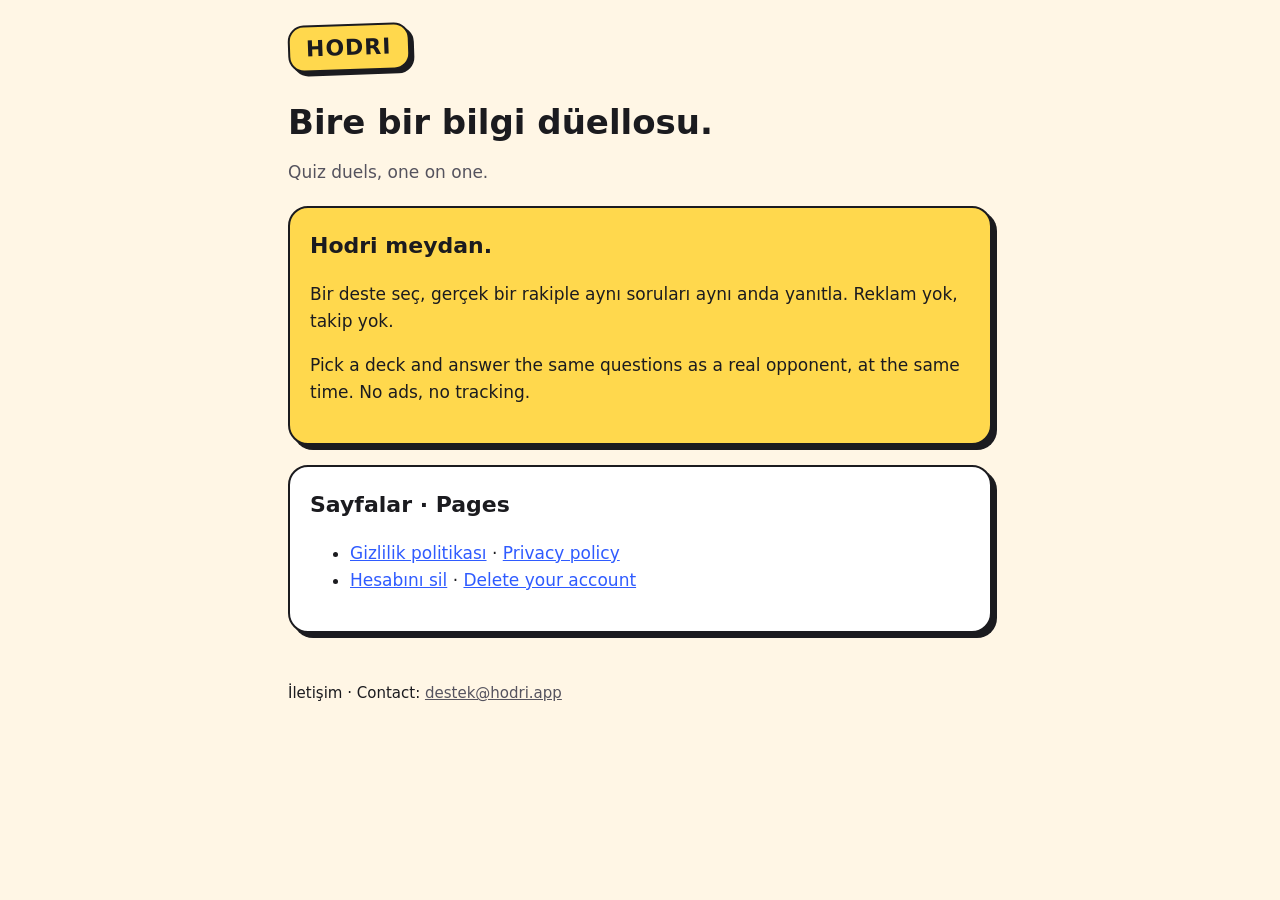
<file: index.html>
<!doctype html>
<html lang="tr">
<head>
<meta charset="utf-8">
<meta name="viewport" content="width=device-width, initial-scale=1">
<title>Hodri</title>
<meta name="description" content="Hodri: bire bir bilgi düellosu. Quiz duels, one on one.">
<link rel="stylesheet" href="/styles.css">
</head>
<body>
<main>
  <header class="top">
    <a class="mark" href="/">HODRI</a>
  </header>

  <h1>Bire bir bilgi düellosu.</h1>
  <p class="muted" lang="en">Quiz duels, one on one.</p>

  <div class="card accent">
    <h2>Hodri meydan.</h2>
    <p>Bir deste seç, gerçek bir rakiple aynı soruları aynı anda yanıtla. Reklam yok, takip yok.</p>
    <p lang="en">Pick a deck and answer the same questions as a real opponent, at the same time. No ads, no tracking.</p>
  </div>

  <div class="card">
    <h2>Sayfalar · Pages</h2>
    <ul>
      <li><a href="/privacy/">Gizlilik politikası</a> · <a href="/privacy/#en" lang="en">Privacy policy</a></li>
      <li><a href="/delete-account/">Hesabını sil</a> · <a href="/delete-account/#en" lang="en">Delete your account</a></li>
    </ul>
  </div>

  <footer>
    <p>İletişim · Contact: <a href="mailto:destek@hodri.app">destek@hodri.app</a></p>
  </footer>
</main>
</body>
</html>
</file>
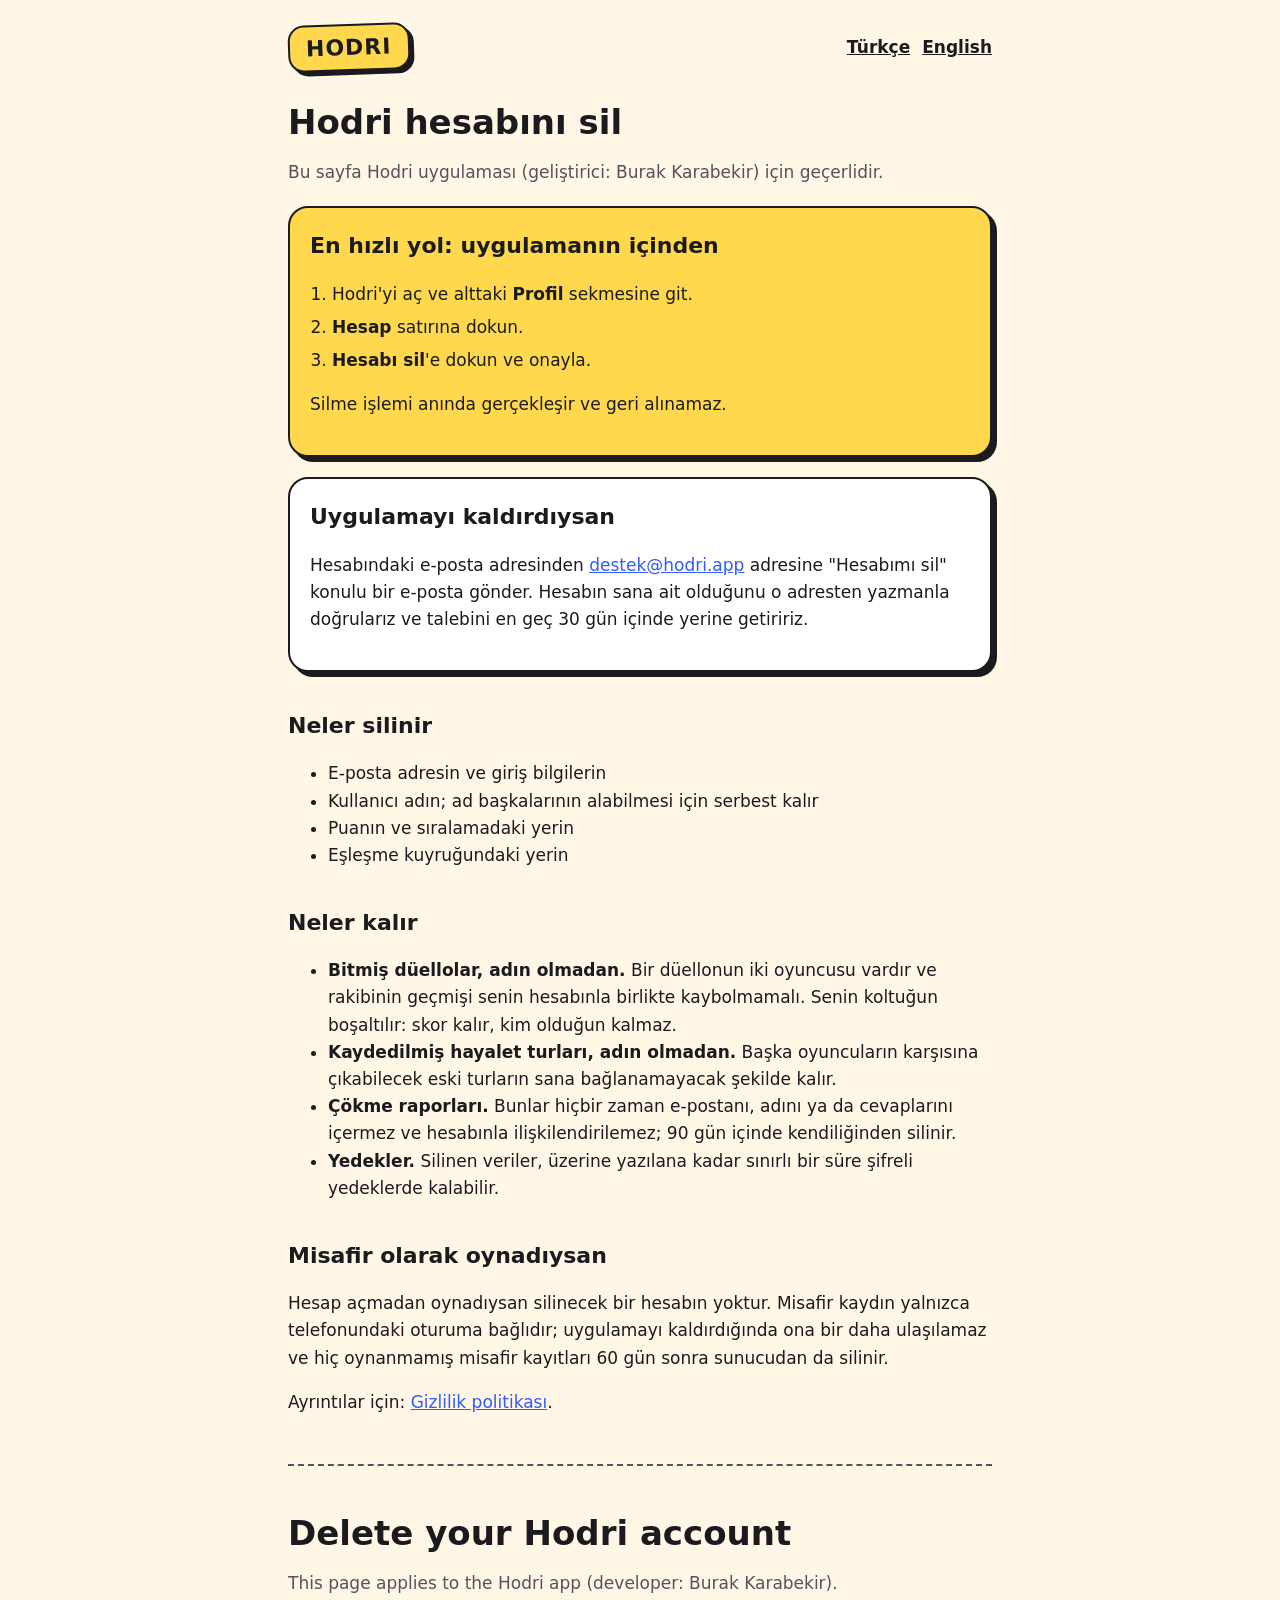
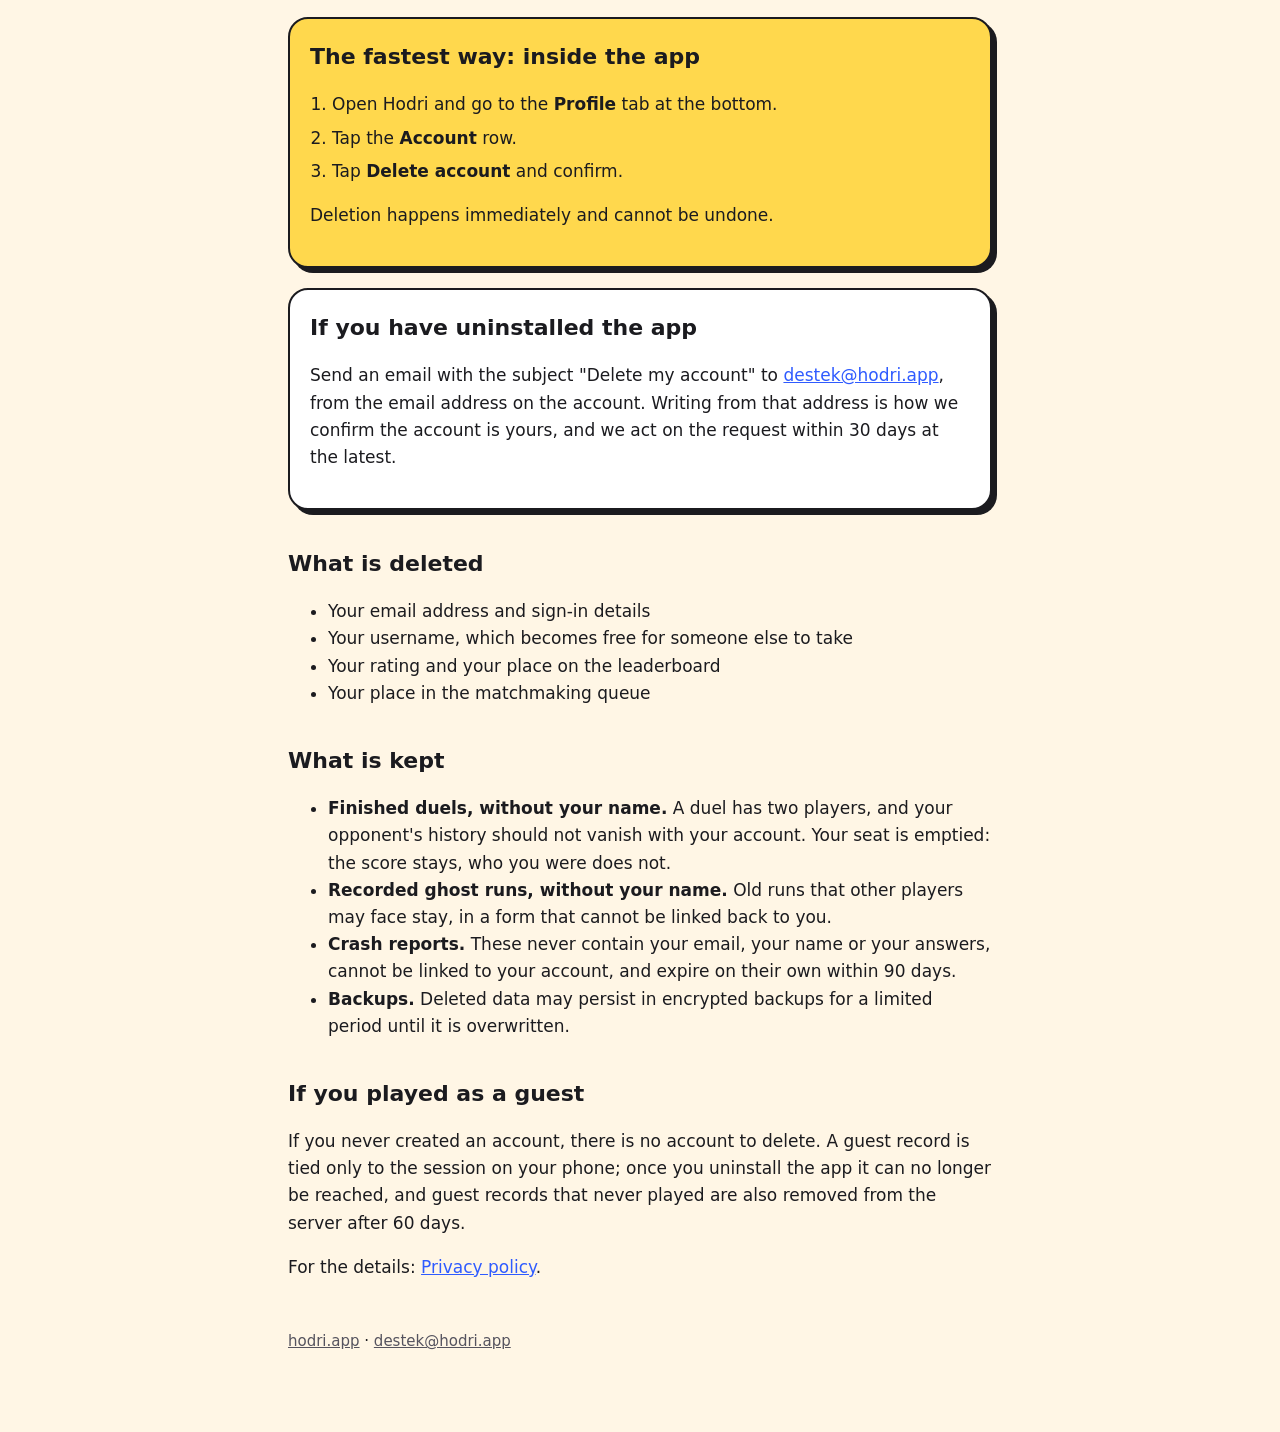
<file: delete-account/index.html>
<!doctype html>
<html lang="tr">
<head>
<meta charset="utf-8">
<meta name="viewport" content="width=device-width, initial-scale=1">
<title>Hesabını sil · Hodri</title>
<meta name="description" content="Hodri hesabını ve verilerini nasıl silersin. How to delete your Hodri account and data.">
<link rel="stylesheet" href="/styles.css">
</head>
<body>
<main>
  <header class="top">
    <a class="mark" href="/">HODRI</a>
    <nav class="lang"><a href="#tr">Türkçe</a><a href="#en" lang="en">English</a></nav>
  </header>

  <section id="tr">
    <h1>Hodri hesabını sil</h1>
    <p class="muted">Bu sayfa Hodri uygulaması (geliştirici: Burak Karabekir) için geçerlidir.</p>

    <div class="card accent">
      <h2>En hızlı yol: uygulamanın içinden</h2>
      <ol class="steps">
        <li>Hodri'yi aç ve alttaki <strong>Profil</strong> sekmesine git.</li>
        <li><strong>Hesap</strong> satırına dokun.</li>
        <li><strong>Hesabı sil</strong>'e dokun ve onayla.</li>
      </ol>
      <p>Silme işlemi anında gerçekleşir ve geri alınamaz.</p>
    </div>

    <div class="card">
      <h2>Uygulamayı kaldırdıysan</h2>
      <p>Hesabındaki e-posta adresinden <a href="mailto:destek@hodri.app?subject=Hesab%C4%B1m%C4%B1%20sil">destek@hodri.app</a> adresine "Hesabımı sil" konulu bir e-posta gönder. Hesabın sana ait olduğunu o adresten yazmanla doğrularız ve talebini en geç 30 gün içinde yerine getiririz.</p>
    </div>

    <h2>Neler silinir</h2>
    <ul>
      <li>E-posta adresin ve giriş bilgilerin</li>
      <li>Kullanıcı adın; ad başkalarının alabilmesi için serbest kalır</li>
      <li>Puanın ve sıralamadaki yerin</li>
      <li>Eşleşme kuyruğundaki yerin</li>
    </ul>

    <h2>Neler kalır</h2>
    <ul>
      <li><strong>Bitmiş düellolar, adın olmadan.</strong> Bir düellonun iki oyuncusu vardır ve rakibinin geçmişi senin hesabınla birlikte kaybolmamalı. Senin koltuğun boşaltılır: skor kalır, kim olduğun kalmaz.</li>
      <li><strong>Kaydedilmiş hayalet turları, adın olmadan.</strong> Başka oyuncuların karşısına çıkabilecek eski turların sana bağlanamayacak şekilde kalır.</li>
      <li><strong>Çökme raporları.</strong> Bunlar hiçbir zaman e-postanı, adını ya da cevaplarını içermez ve hesabınla ilişkilendirilemez; 90 gün içinde kendiliğinden silinir.</li>
      <li><strong>Yedekler.</strong> Silinen veriler, üzerine yazılana kadar sınırlı bir süre şifreli yedeklerde kalabilir.</li>
    </ul>

    <h2>Misafir olarak oynadıysan</h2>
    <p>Hesap açmadan oynadıysan silinecek bir hesabın yoktur. Misafir kaydın yalnızca telefonundaki oturuma bağlıdır; uygulamayı kaldırdığında ona bir daha ulaşılamaz ve hiç oynanmamış misafir kayıtları 60 gün sonra sunucudan da silinir.</p>

    <p>Ayrıntılar için: <a href="/privacy/">Gizlilik politikası</a>.</p>
  </section>

  <hr>

  <section id="en" lang="en">
    <h1>Delete your Hodri account</h1>
    <p class="muted">This page applies to the Hodri app (developer: Burak Karabekir).</p>

    <div class="card accent">
      <h2>The fastest way: inside the app</h2>
      <ol class="steps">
        <li>Open Hodri and go to the <strong>Profile</strong> tab at the bottom.</li>
        <li>Tap the <strong>Account</strong> row.</li>
        <li>Tap <strong>Delete account</strong> and confirm.</li>
      </ol>
      <p>Deletion happens immediately and cannot be undone.</p>
    </div>

    <div class="card">
      <h2>If you have uninstalled the app</h2>
      <p>Send an email with the subject "Delete my account" to <a href="mailto:destek@hodri.app?subject=Delete%20my%20account">destek@hodri.app</a>, from the email address on the account. Writing from that address is how we confirm the account is yours, and we act on the request within 30 days at the latest.</p>
    </div>

    <h2>What is deleted</h2>
    <ul>
      <li>Your email address and sign-in details</li>
      <li>Your username, which becomes free for someone else to take</li>
      <li>Your rating and your place on the leaderboard</li>
      <li>Your place in the matchmaking queue</li>
    </ul>

    <h2>What is kept</h2>
    <ul>
      <li><strong>Finished duels, without your name.</strong> A duel has two players, and your opponent's history should not vanish with your account. Your seat is emptied: the score stays, who you were does not.</li>
      <li><strong>Recorded ghost runs, without your name.</strong> Old runs that other players may face stay, in a form that cannot be linked back to you.</li>
      <li><strong>Crash reports.</strong> These never contain your email, your name or your answers, cannot be linked to your account, and expire on their own within 90 days.</li>
      <li><strong>Backups.</strong> Deleted data may persist in encrypted backups for a limited period until it is overwritten.</li>
    </ul>

    <h2>If you played as a guest</h2>
    <p>If you never created an account, there is no account to delete. A guest record is tied only to the session on your phone; once you uninstall the app it can no longer be reached, and guest records that never played are also removed from the server after 60 days.</p>

    <p>For the details: <a href="/privacy/#en">Privacy policy</a>.</p>
  </section>

  <footer>
    <p><a href="/">hodri.app</a> · <a href="mailto:destek@hodri.app">destek@hodri.app</a></p>
  </footer>
</main>
</body>
</html>
</file>
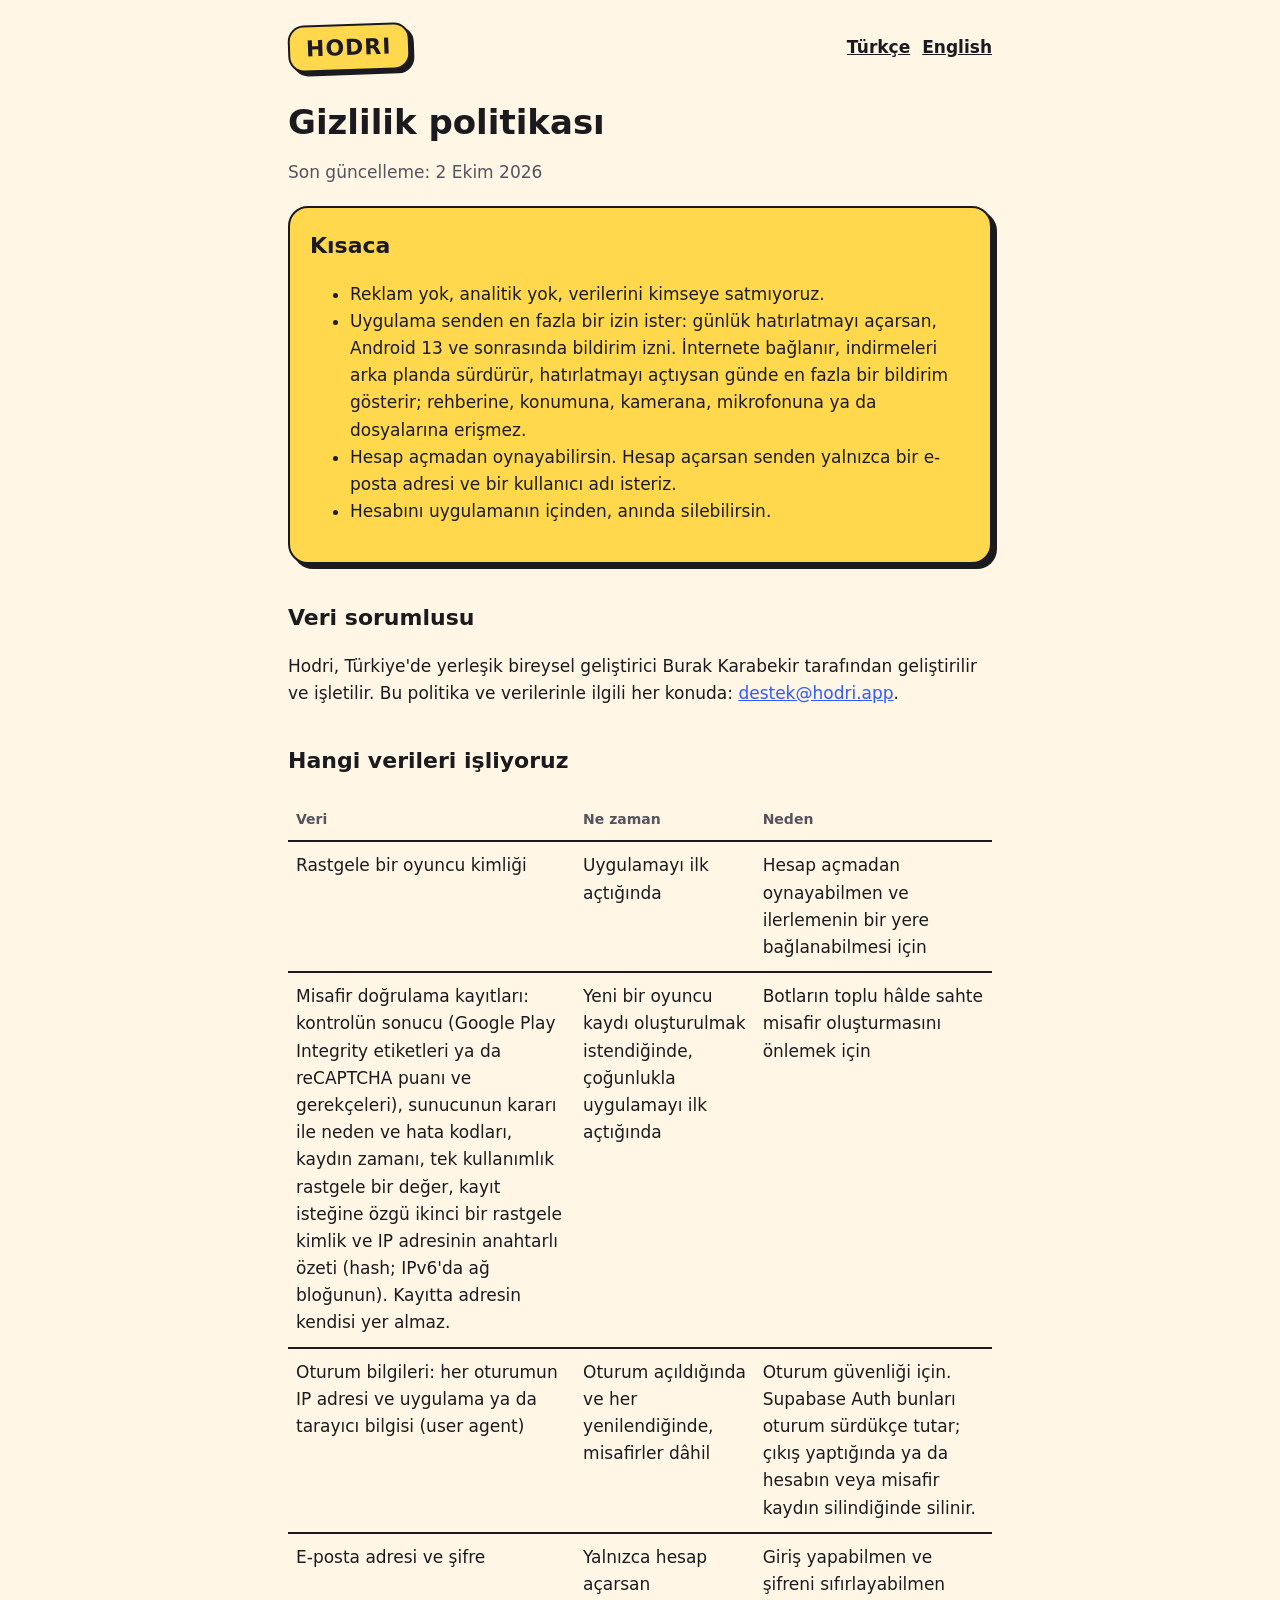
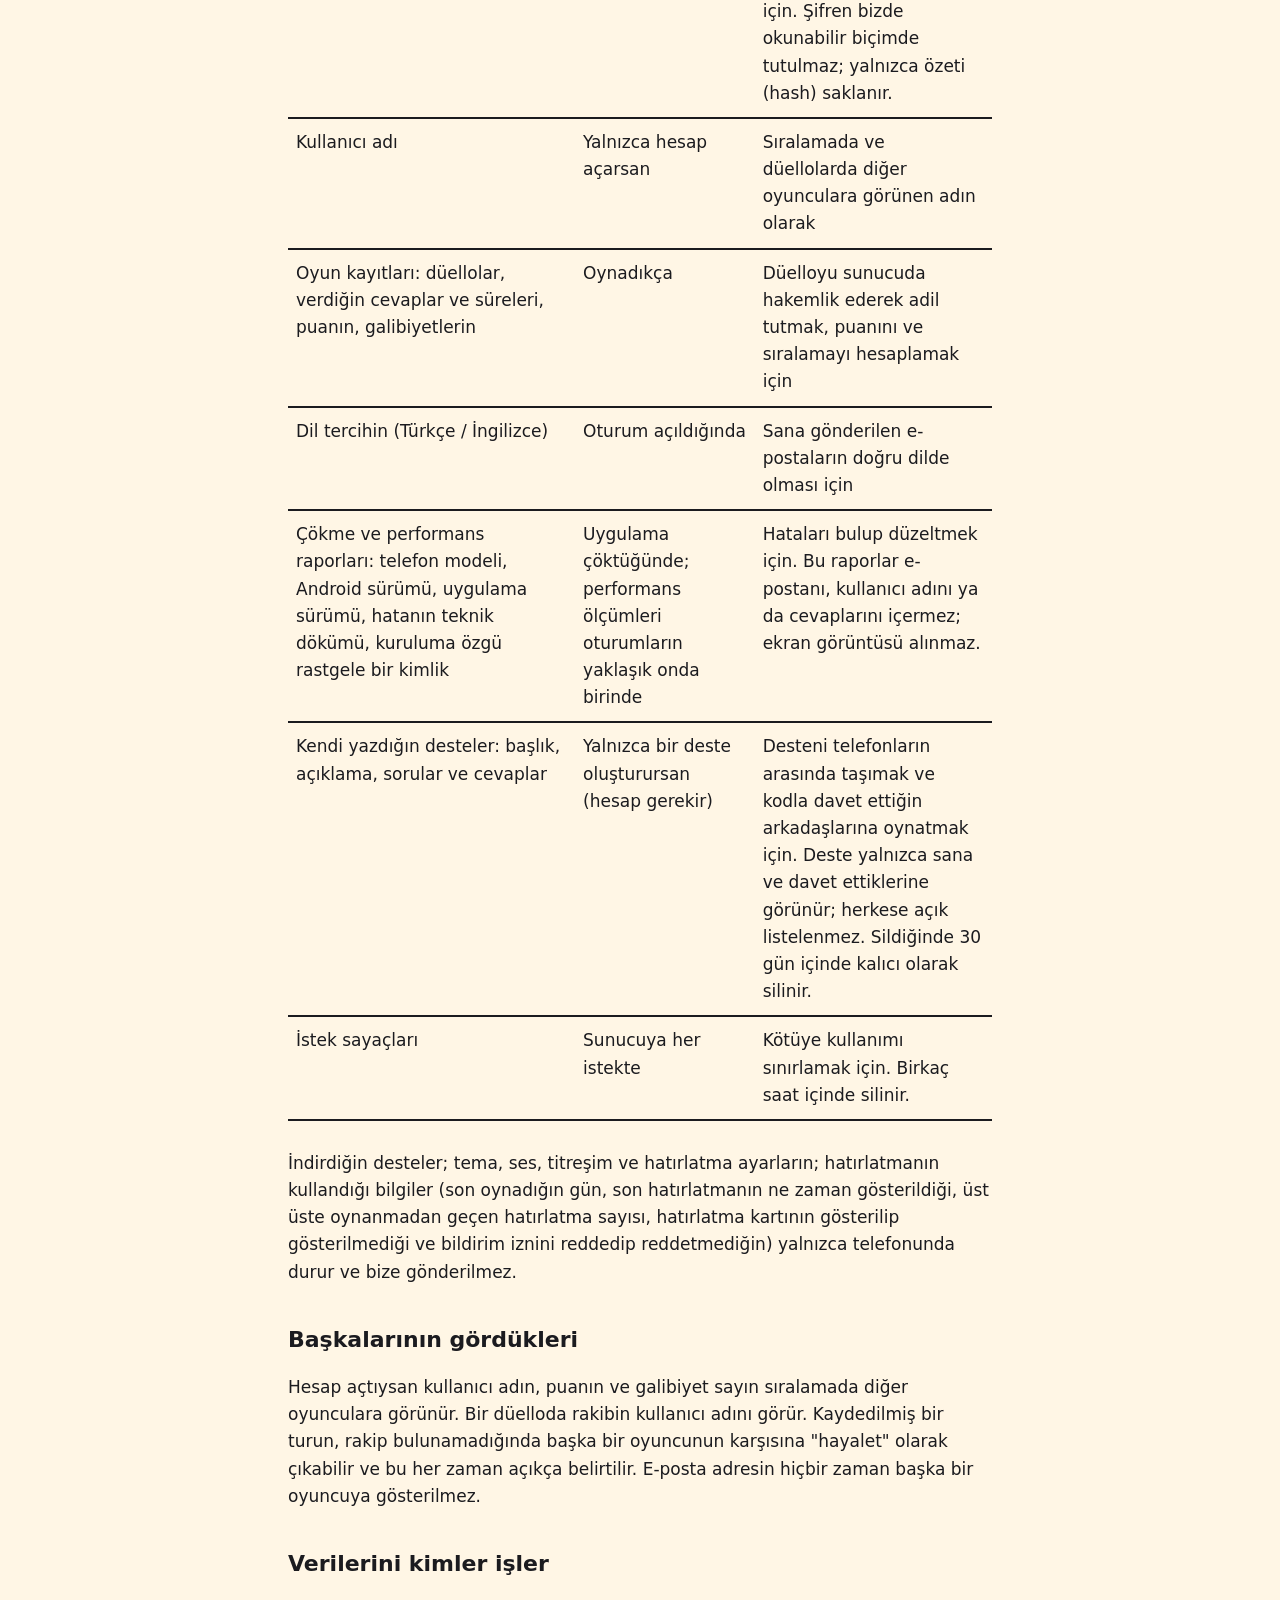
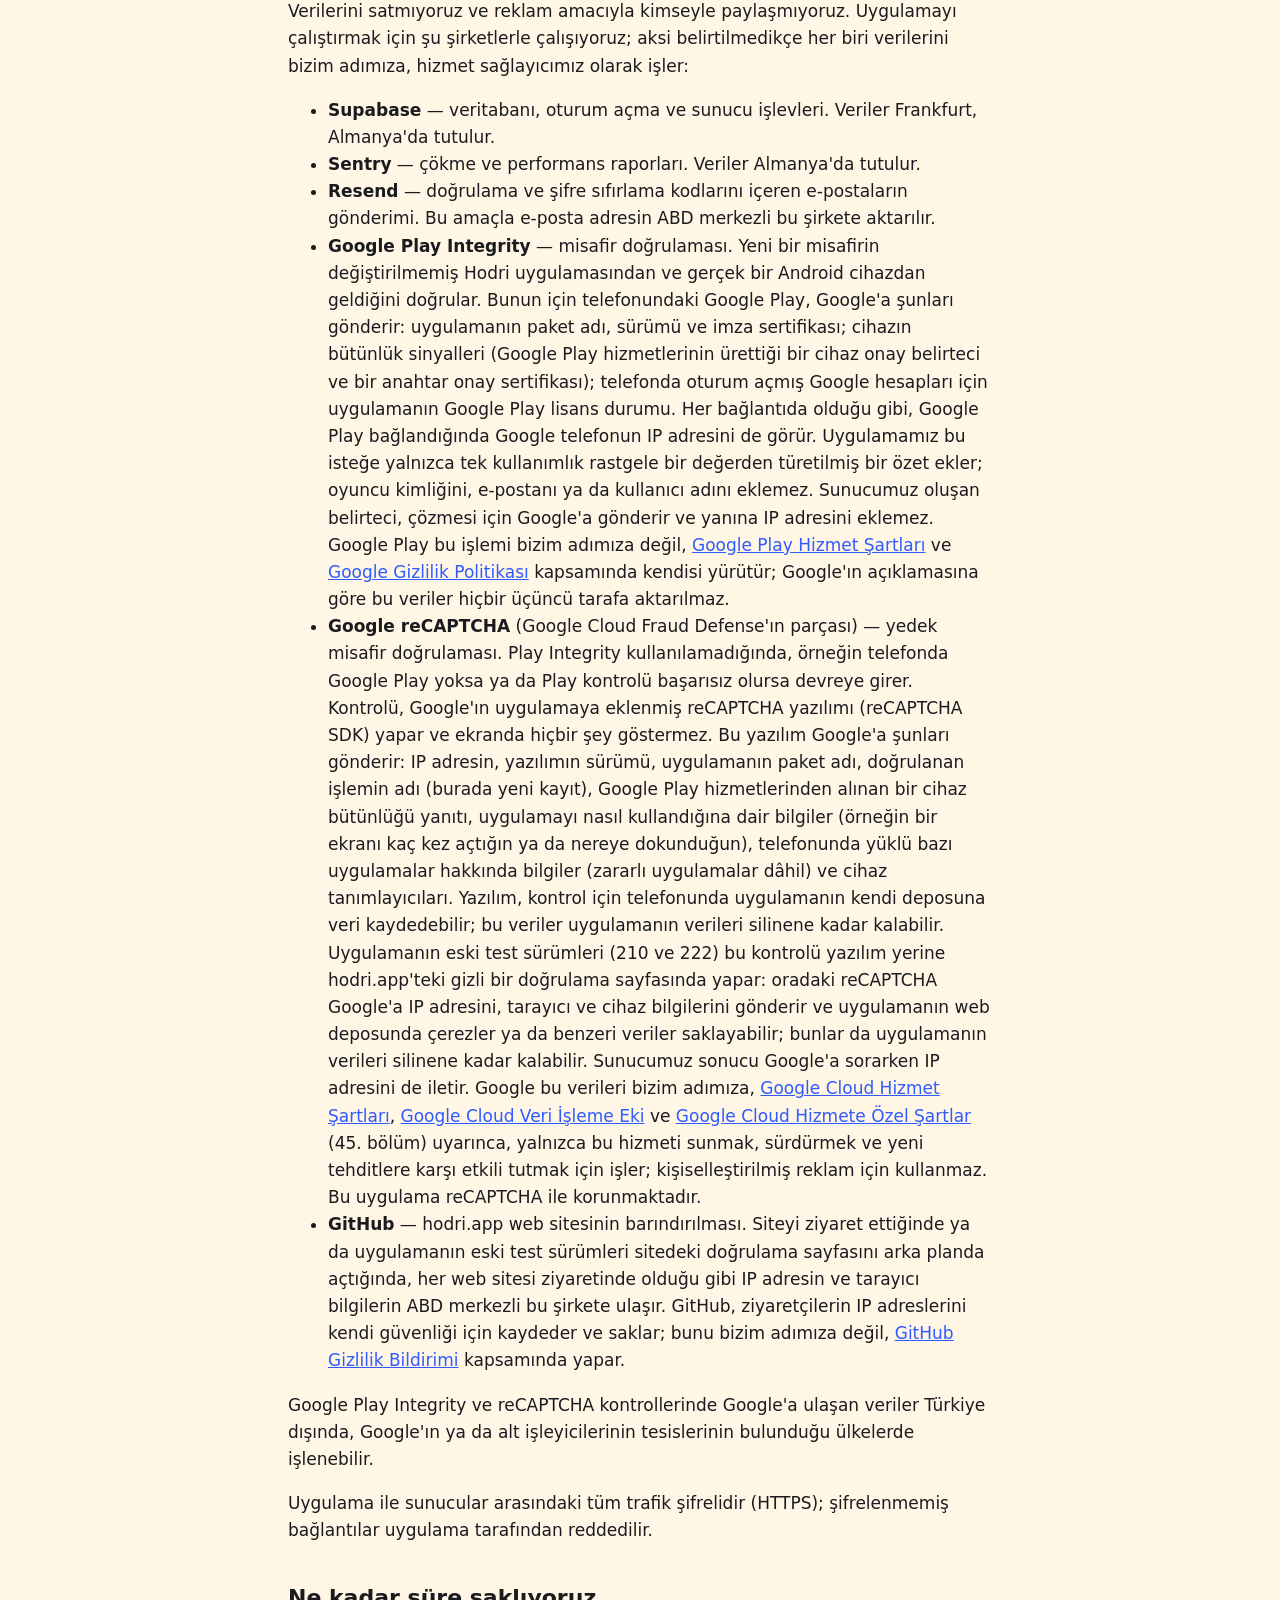
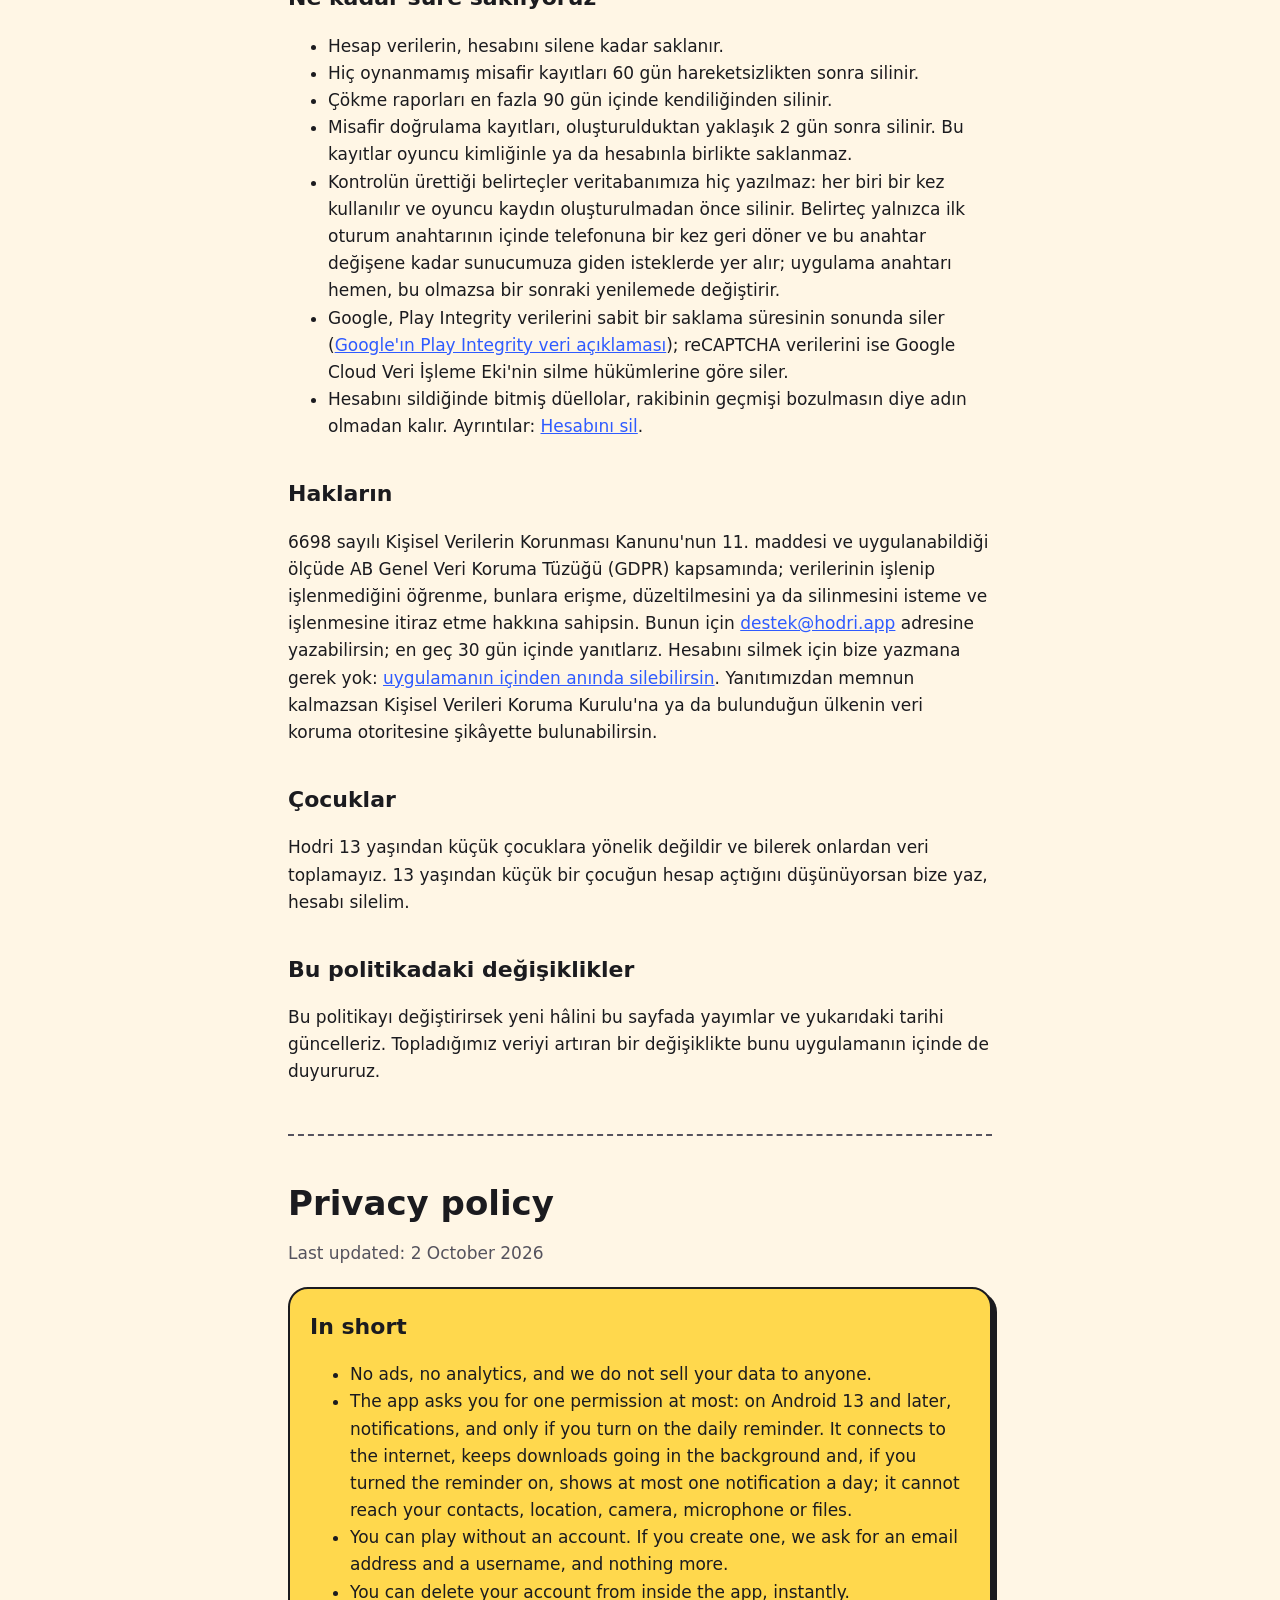
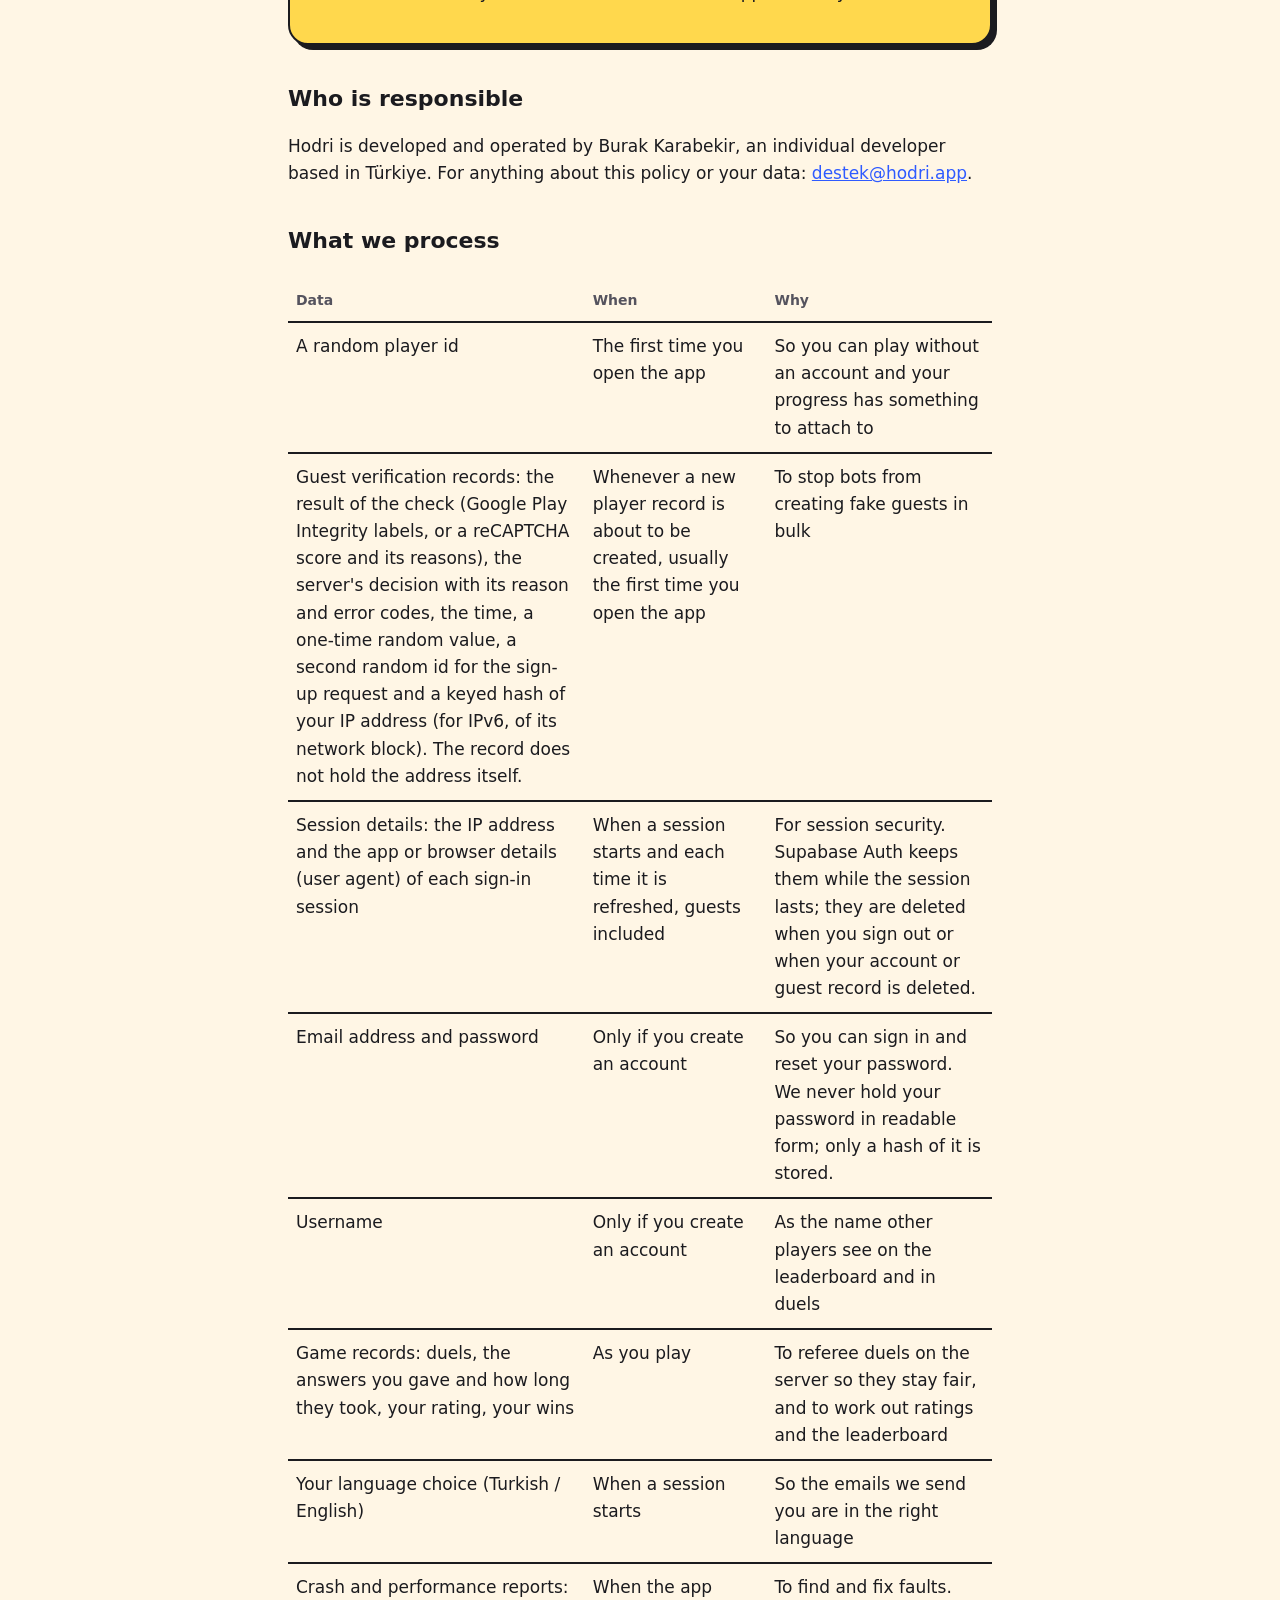
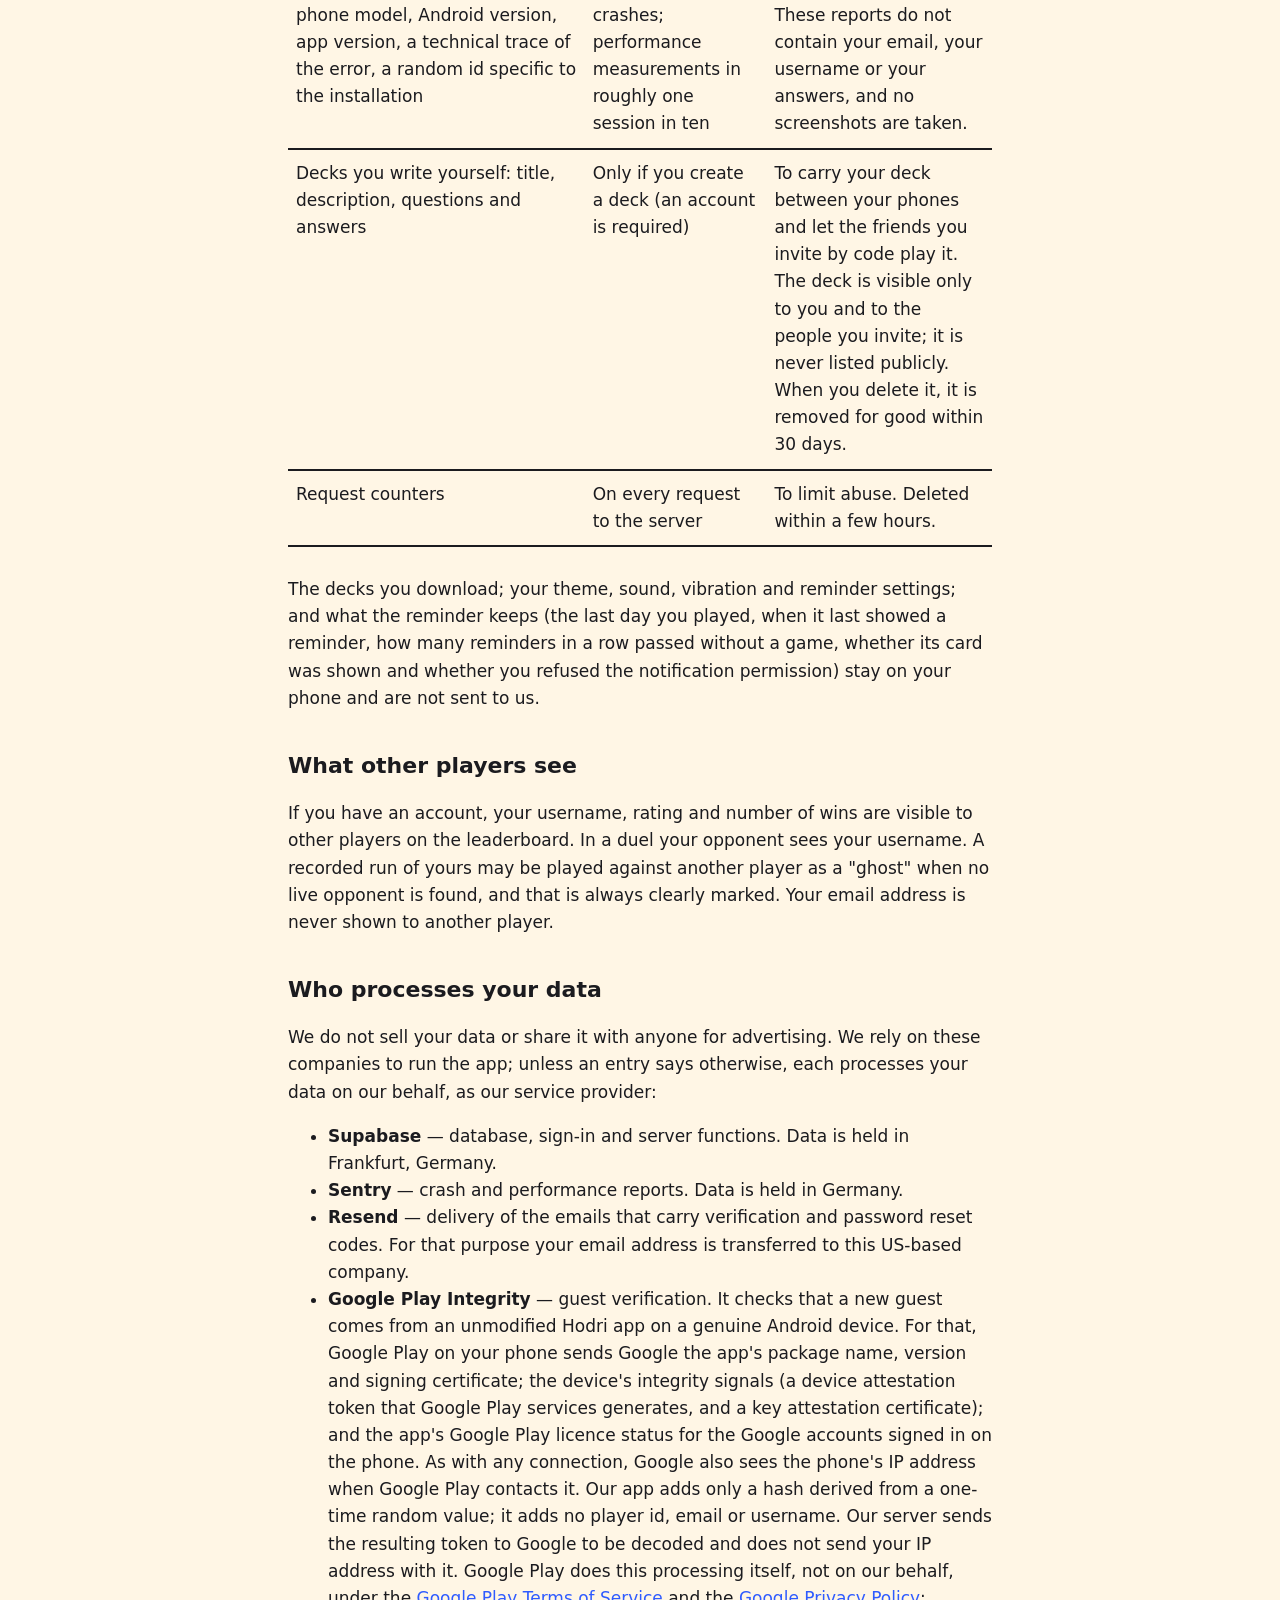
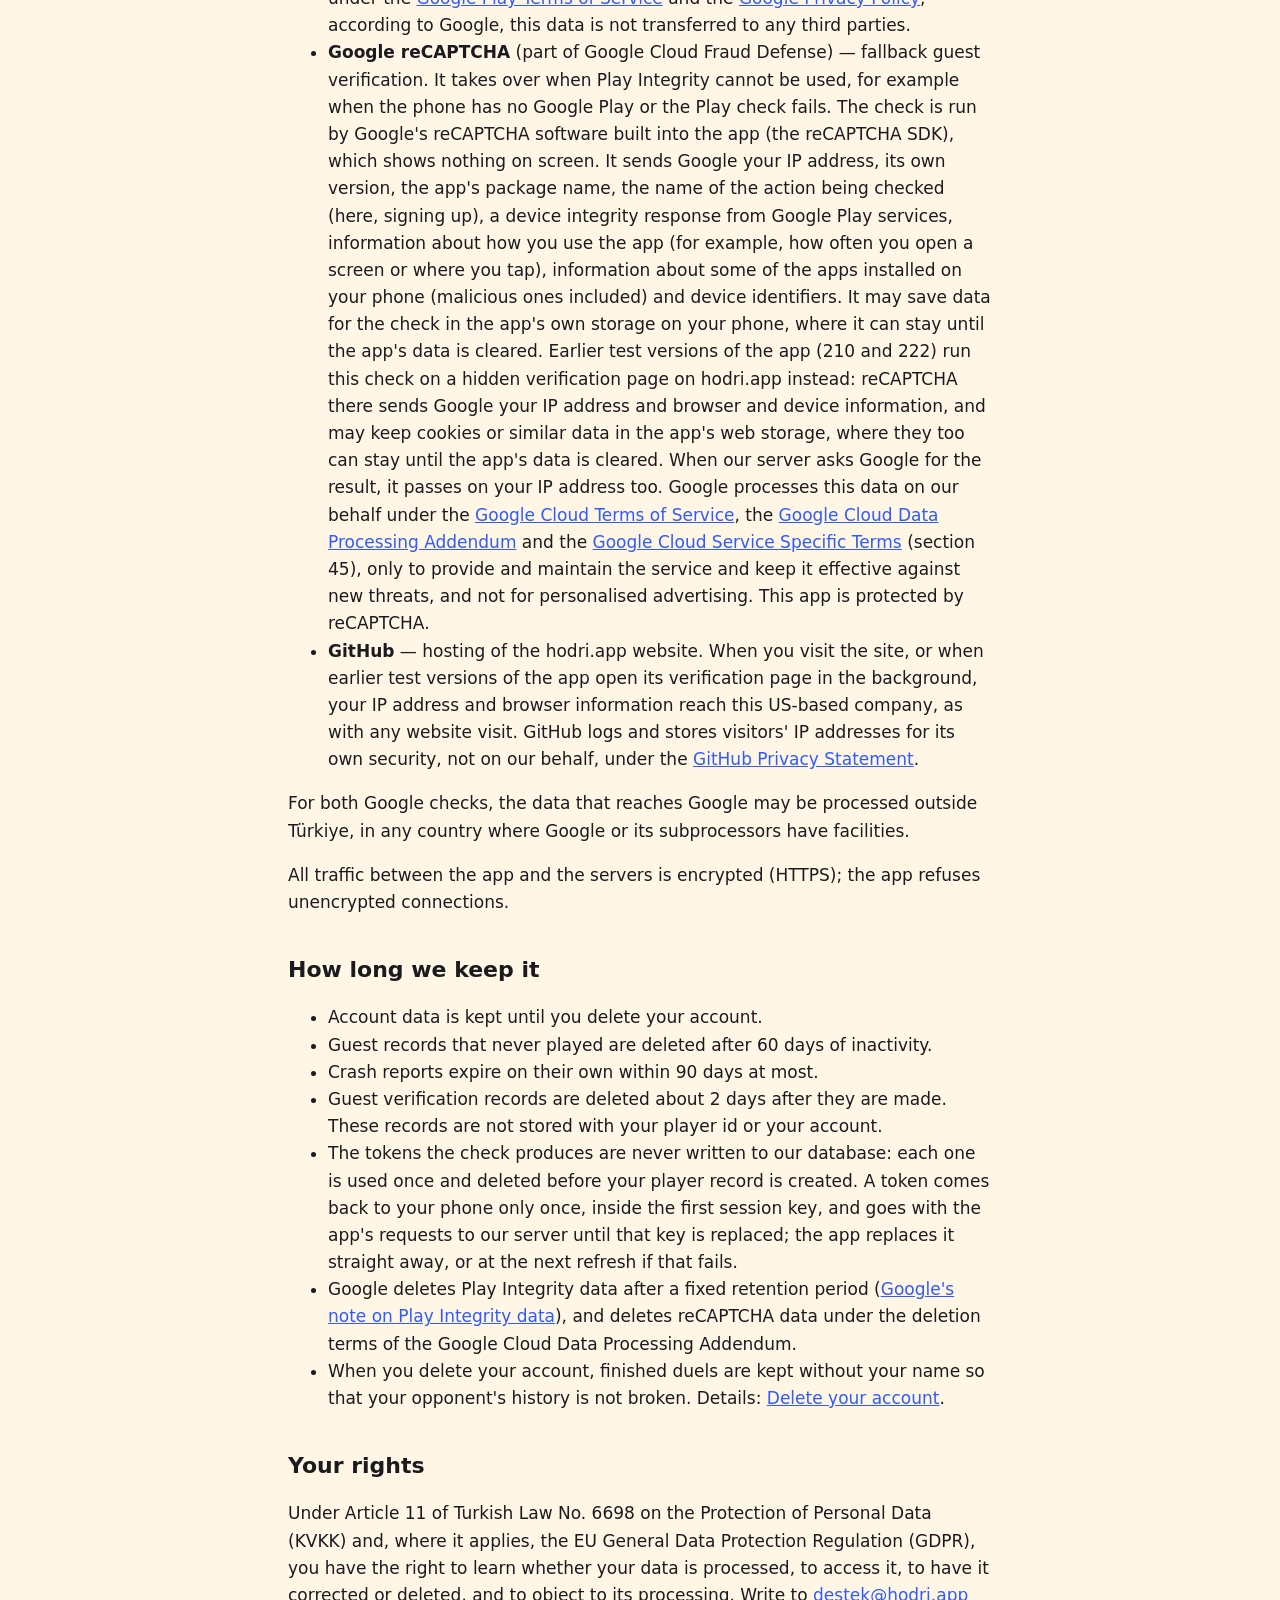
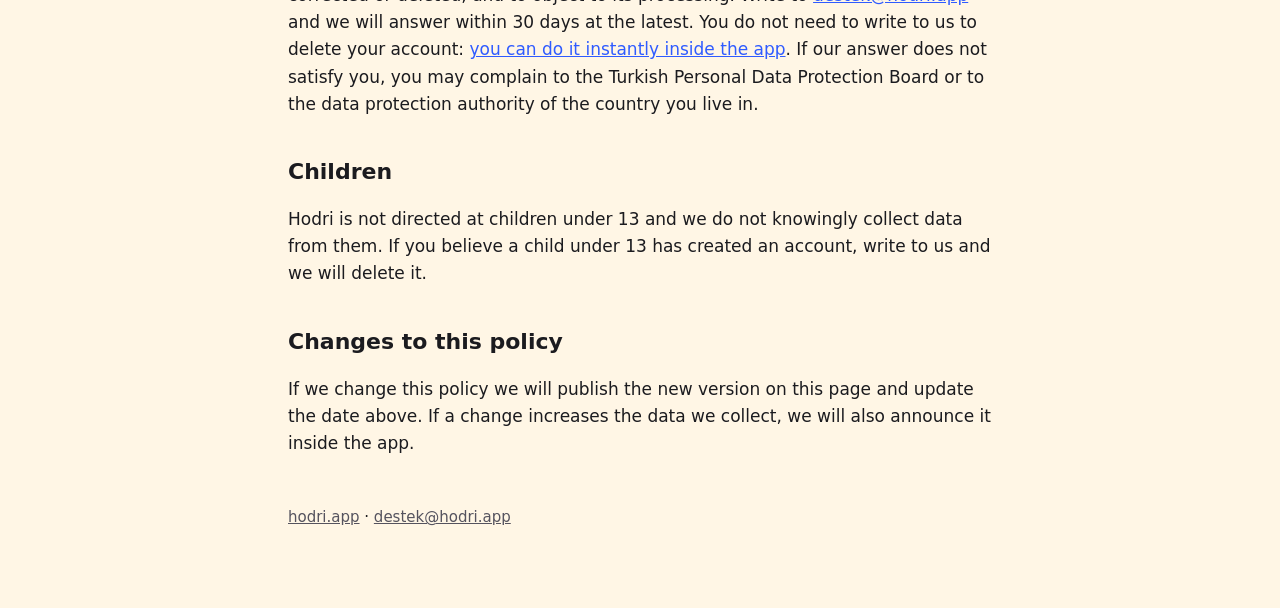
<file: privacy/index.html>
<!doctype html>
<html lang="tr">
<head>
<meta charset="utf-8">
<meta name="viewport" content="width=device-width, initial-scale=1">
<title>Gizlilik politikası · Hodri</title>
<meta name="description" content="Hodri hangi verileri toplar, neden toplar ve nasıl silersin. What Hodri collects, why, and how to delete it.">
<link rel="stylesheet" href="/styles.css">
</head>
<body>
<main>
  <header class="top">
    <a class="mark" href="/">HODRI</a>
    <nav class="lang"><a href="#tr">Türkçe</a><a href="#en" lang="en">English</a></nav>
  </header>

  <section id="tr">
    <h1>Gizlilik politikası</h1>
    <p class="muted">Son güncelleme: 2 Ekim 2026</p>

    <div class="card accent">
      <h2>Kısaca</h2>
      <ul>
        <li>Reklam yok, analitik yok, verilerini kimseye satmıyoruz.</li>
        <li>Uygulama senden en fazla bir izin ister: günlük hatırlatmayı açarsan, Android 13 ve sonrasında bildirim izni. İnternete bağlanır, indirmeleri arka planda sürdürür, hatırlatmayı açtıysan günde en fazla bir bildirim gösterir; rehberine, konumuna, kamerana, mikrofonuna ya da dosyalarına erişmez.</li>
        <li>Hesap açmadan oynayabilirsin. Hesap açarsan senden yalnızca bir e-posta adresi ve bir kullanıcı adı isteriz.</li>
        <li>Hesabını uygulamanın içinden, anında silebilirsin.</li>
      </ul>
    </div>

    <h2>Veri sorumlusu</h2>
    <p>Hodri, Türkiye'de yerleşik bireysel geliştirici Burak Karabekir tarafından geliştirilir ve işletilir. Bu politika ve verilerinle ilgili her konuda: <a href="mailto:destek@hodri.app">destek@hodri.app</a>.</p>

    <h2>Hangi verileri işliyoruz</h2>
    <div class="scroll">
    <table>
      <tr><th>Veri</th><th>Ne zaman</th><th>Neden</th></tr>
      <tr><td>Rastgele bir oyuncu kimliği</td><td>Uygulamayı ilk açtığında</td><td>Hesap açmadan oynayabilmen ve ilerlemenin bir yere bağlanabilmesi için</td></tr>
      <tr><td>Misafir doğrulama kayıtları: kontrolün sonucu (Google Play Integrity etiketleri ya da reCAPTCHA puanı ve gerekçeleri), sunucunun kararı ile neden ve hata kodları, kaydın zamanı, tek kullanımlık rastgele bir değer, kayıt isteğine özgü ikinci bir rastgele kimlik ve IP adresinin anahtarlı özeti (hash; IPv6'da ağ bloğunun). Kayıtta adresin kendisi yer almaz.</td><td>Yeni bir oyuncu kaydı oluşturulmak istendiğinde, çoğunlukla uygulamayı ilk açtığında</td><td>Botların toplu hâlde sahte misafir oluşturmasını önlemek için</td></tr>
      <tr><td>Oturum bilgileri: her oturumun IP adresi ve uygulama ya da tarayıcı bilgisi (user agent)</td><td>Oturum açıldığında ve her yenilendiğinde, misafirler dâhil</td><td>Oturum güvenliği için. Supabase Auth bunları oturum sürdükçe tutar; çıkış yaptığında ya da hesabın veya misafir kaydın silindiğinde silinir.</td></tr>
      <tr><td>E-posta adresi ve şifre</td><td>Yalnızca hesap açarsan</td><td>Giriş yapabilmen ve şifreni sıfırlayabilmen için. Şifren bizde okunabilir biçimde tutulmaz; yalnızca özeti (hash) saklanır.</td></tr>
      <tr><td>Kullanıcı adı</td><td>Yalnızca hesap açarsan</td><td>Sıralamada ve düellolarda diğer oyunculara görünen adın olarak</td></tr>
      <tr><td>Oyun kayıtları: düellolar, verdiğin cevaplar ve süreleri, puanın, galibiyetlerin</td><td>Oynadıkça</td><td>Düelloyu sunucuda hakemlik ederek adil tutmak, puanını ve sıralamayı hesaplamak için</td></tr>
      <tr><td>Dil tercihin (Türkçe / İngilizce)</td><td>Oturum açıldığında</td><td>Sana gönderilen e-postaların doğru dilde olması için</td></tr>
      <tr><td>Çökme ve performans raporları: telefon modeli, Android sürümü, uygulama sürümü, hatanın teknik dökümü, kuruluma özgü rastgele bir kimlik</td><td>Uygulama çöktüğünde; performans ölçümleri oturumların yaklaşık onda birinde</td><td>Hataları bulup düzeltmek için. Bu raporlar e-postanı, kullanıcı adını ya da cevaplarını içermez; ekran görüntüsü alınmaz.</td></tr>
      <tr><td>Kendi yazdığın desteler: başlık, açıklama, sorular ve cevaplar</td><td>Yalnızca bir deste oluşturursan (hesap gerekir)</td><td>Desteni telefonların arasında taşımak ve kodla davet ettiğin arkadaşlarına oynatmak için. Deste yalnızca sana ve davet ettiklerine görünür; herkese açık listelenmez. Sildiğinde 30 gün içinde kalıcı olarak silinir.</td></tr>
      <tr><td>İstek sayaçları</td><td>Sunucuya her istekte</td><td>Kötüye kullanımı sınırlamak için. Birkaç saat içinde silinir.</td></tr>
    </table>
    </div>
    <p>İndirdiğin desteler; tema, ses, titreşim ve hatırlatma ayarların; hatırlatmanın kullandığı bilgiler (son oynadığın gün, son hatırlatmanın ne zaman gösterildiği, üst üste oynanmadan geçen hatırlatma sayısı, hatırlatma kartının gösterilip gösterilmediği ve bildirim iznini reddedip reddetmediğin) yalnızca telefonunda durur ve bize gönderilmez.</p>

    <h2>Başkalarının gördükleri</h2>
    <p>Hesap açtıysan kullanıcı adın, puanın ve galibiyet sayın sıralamada diğer oyunculara görünür. Bir düelloda rakibin kullanıcı adını görür. Kaydedilmiş bir turun, rakip bulunamadığında başka bir oyuncunun karşısına "hayalet" olarak çıkabilir ve bu her zaman açıkça belirtilir. E-posta adresin hiçbir zaman başka bir oyuncuya gösterilmez.</p>

    <h2>Verilerini kimler işler</h2>
    <p>Verilerini satmıyoruz ve reklam amacıyla kimseyle paylaşmıyoruz. Uygulamayı çalıştırmak için şu şirketlerle çalışıyoruz; aksi belirtilmedikçe her biri verilerini bizim adımıza, hizmet sağlayıcımız olarak işler:</p>
    <ul>
      <li><strong>Supabase</strong> — veritabanı, oturum açma ve sunucu işlevleri. Veriler Frankfurt, Almanya'da tutulur.</li>
      <li><strong>Sentry</strong> — çökme ve performans raporları. Veriler Almanya'da tutulur.</li>
      <li><strong>Resend</strong> — doğrulama ve şifre sıfırlama kodlarını içeren e-postaların gönderimi. Bu amaçla e-posta adresin ABD merkezli bu şirkete aktarılır.</li>
      <li><strong>Google Play Integrity</strong> — misafir doğrulaması. Yeni bir misafirin değiştirilmemiş Hodri uygulamasından ve gerçek bir Android cihazdan geldiğini doğrular. Bunun için telefonundaki Google Play, Google'a şunları gönderir: uygulamanın paket adı, sürümü ve imza sertifikası; cihazın bütünlük sinyalleri (Google Play hizmetlerinin ürettiği bir cihaz onay belirteci ve bir anahtar onay sertifikası); telefonda oturum açmış Google hesapları için uygulamanın Google Play lisans durumu. Her bağlantıda olduğu gibi, Google Play bağlandığında Google telefonun IP adresini de görür. Uygulamamız bu isteğe yalnızca tek kullanımlık rastgele bir değerden türetilmiş bir özet ekler; oyuncu kimliğini, e-postanı ya da kullanıcı adını eklemez. Sunucumuz oluşan belirteci, çözmesi için Google'a gönderir ve yanına IP adresini eklemez. Google Play bu işlemi bizim adımıza değil, <a href="https://play.google.com/about/play-terms/?hl=tr">Google Play Hizmet Şartları</a> ve <a href="https://policies.google.com/privacy?hl=tr">Google Gizlilik Politikası</a> kapsamında kendisi yürütür; Google'ın açıklamasına göre bu veriler hiçbir üçüncü tarafa aktarılmaz.</li>
      <li><strong>Google reCAPTCHA</strong> (Google Cloud Fraud Defense'ın parçası) — yedek misafir doğrulaması. Play Integrity kullanılamadığında, örneğin telefonda Google Play yoksa ya da Play kontrolü başarısız olursa devreye girer. Kontrolü, Google'ın uygulamaya eklenmiş reCAPTCHA yazılımı (reCAPTCHA SDK) yapar ve ekranda hiçbir şey göstermez. Bu yazılım Google'a şunları gönderir: IP adresin, yazılımın sürümü, uygulamanın paket adı, doğrulanan işlemin adı (burada yeni kayıt), Google Play hizmetlerinden alınan bir cihaz bütünlüğü yanıtı, uygulamayı nasıl kullandığına dair bilgiler (örneğin bir ekranı kaç kez açtığın ya da nereye dokunduğun), telefonunda yüklü bazı uygulamalar hakkında bilgiler (zararlı uygulamalar dâhil) ve cihaz tanımlayıcıları. Yazılım, kontrol için telefonunda uygulamanın kendi deposuna veri kaydedebilir; bu veriler uygulamanın verileri silinene kadar kalabilir. Uygulamanın eski test sürümleri (210 ve 222) bu kontrolü yazılım yerine hodri.app'teki gizli bir doğrulama sayfasında yapar: oradaki reCAPTCHA Google'a IP adresini, tarayıcı ve cihaz bilgilerini gönderir ve uygulamanın web deposunda çerezler ya da benzeri veriler saklayabilir; bunlar da uygulamanın verileri silinene kadar kalabilir. Sunucumuz sonucu Google'a sorarken IP adresini de iletir. Google bu verileri bizim adımıza, <a href="https://cloud.google.com/terms">Google Cloud Hizmet Şartları</a>, <a href="https://cloud.google.com/terms/data-processing-addendum">Google Cloud Veri İşleme Eki</a> ve <a href="https://cloud.google.com/terms/service-terms">Google Cloud Hizmete Özel Şartlar</a> (45. bölüm) uyarınca, yalnızca bu hizmeti sunmak, sürdürmek ve yeni tehditlere karşı etkili tutmak için işler; kişiselleştirilmiş reklam için kullanmaz. Bu uygulama reCAPTCHA ile korunmaktadır.</li>
      <li><strong>GitHub</strong> — hodri.app web sitesinin barındırılması. Siteyi ziyaret ettiğinde ya da uygulamanın eski test sürümleri sitedeki doğrulama sayfasını arka planda açtığında, her web sitesi ziyaretinde olduğu gibi IP adresin ve tarayıcı bilgilerin ABD merkezli bu şirkete ulaşır. GitHub, ziyaretçilerin IP adreslerini kendi güvenliği için kaydeder ve saklar; bunu bizim adımıza değil, <a href="https://docs.github.com/en/site-policy/privacy-policies/github-general-privacy-statement">GitHub Gizlilik Bildirimi</a> kapsamında yapar.</li>
    </ul>
    <p>Google Play Integrity ve reCAPTCHA kontrollerinde Google'a ulaşan veriler Türkiye dışında, Google'ın ya da alt işleyicilerinin tesislerinin bulunduğu ülkelerde işlenebilir.</p>
    <p>Uygulama ile sunucular arasındaki tüm trafik şifrelidir (HTTPS); şifrelenmemiş bağlantılar uygulama tarafından reddedilir.</p>

    <h2>Ne kadar süre saklıyoruz</h2>
    <ul>
      <li>Hesap verilerin, hesabını silene kadar saklanır.</li>
      <li>Hiç oynanmamış misafir kayıtları 60 gün hareketsizlikten sonra silinir.</li>
      <li>Çökme raporları en fazla 90 gün içinde kendiliğinden silinir.</li>
      <li>Misafir doğrulama kayıtları, oluşturulduktan yaklaşık 2 gün sonra silinir. Bu kayıtlar oyuncu kimliğinle ya da hesabınla birlikte saklanmaz.</li>
      <li>Kontrolün ürettiği belirteçler veritabanımıza hiç yazılmaz: her biri bir kez kullanılır ve oyuncu kaydın oluşturulmadan önce silinir. Belirteç yalnızca ilk oturum anahtarının içinde telefonuna bir kez geri döner ve bu anahtar değişene kadar sunucumuza giden isteklerde yer alır; uygulama anahtarı hemen, bu olmazsa bir sonraki yenilemede değiştirir.</li>
      <li>Google, Play Integrity verilerini sabit bir saklama süresinin sonunda siler (<a href="https://developer.android.com/google/play/integrity/terms?hl=tr#data-safety">Google'ın Play Integrity veri açıklaması</a>); reCAPTCHA verilerini ise Google Cloud Veri İşleme Eki'nin silme hükümlerine göre siler.</li>
      <li>Hesabını sildiğinde bitmiş düellolar, rakibinin geçmişi bozulmasın diye adın olmadan kalır. Ayrıntılar: <a href="/delete-account/">Hesabını sil</a>.</li>
    </ul>

    <h2>Hakların</h2>
    <p>6698 sayılı Kişisel Verilerin Korunması Kanunu'nun 11. maddesi ve uygulanabildiği ölçüde AB Genel Veri Koruma Tüzüğü (GDPR) kapsamında; verilerinin işlenip işlenmediğini öğrenme, bunlara erişme, düzeltilmesini ya da silinmesini isteme ve işlenmesine itiraz etme hakkına sahipsin. Bunun için <a href="mailto:destek@hodri.app">destek@hodri.app</a> adresine yazabilirsin; en geç 30 gün içinde yanıtlarız. Hesabını silmek için bize yazmana gerek yok: <a href="/delete-account/">uygulamanın içinden anında silebilirsin</a>. Yanıtımızdan memnun kalmazsan Kişisel Verileri Koruma Kurulu'na ya da bulunduğun ülkenin veri koruma otoritesine şikâyette bulunabilirsin.</p>

    <h2>Çocuklar</h2>
    <p>Hodri 13 yaşından küçük çocuklara yönelik değildir ve bilerek onlardan veri toplamayız. 13 yaşından küçük bir çocuğun hesap açtığını düşünüyorsan bize yaz, hesabı silelim.</p>

    <h2>Bu politikadaki değişiklikler</h2>
    <p>Bu politikayı değiştirirsek yeni hâlini bu sayfada yayımlar ve yukarıdaki tarihi güncelleriz. Topladığımız veriyi artıran bir değişiklikte bunu uygulamanın içinde de duyururuz.</p>
  </section>

  <hr>

  <section id="en" lang="en">
    <h1>Privacy policy</h1>
    <p class="muted">Last updated: 2 October 2026</p>

    <div class="card accent">
      <h2>In short</h2>
      <ul>
        <li>No ads, no analytics, and we do not sell your data to anyone.</li>
        <li>The app asks you for one permission at most: on Android 13 and later, notifications, and only if you turn on the daily reminder. It connects to the internet, keeps downloads going in the background and, if you turned the reminder on, shows at most one notification a day; it cannot reach your contacts, location, camera, microphone or files.</li>
        <li>You can play without an account. If you create one, we ask for an email address and a username, and nothing more.</li>
        <li>You can delete your account from inside the app, instantly.</li>
      </ul>
    </div>

    <h2>Who is responsible</h2>
    <p>Hodri is developed and operated by Burak Karabekir, an individual developer based in Türkiye. For anything about this policy or your data: <a href="mailto:destek@hodri.app">destek@hodri.app</a>.</p>

    <h2>What we process</h2>
    <div class="scroll">
    <table>
      <tr><th>Data</th><th>When</th><th>Why</th></tr>
      <tr><td>A random player id</td><td>The first time you open the app</td><td>So you can play without an account and your progress has something to attach to</td></tr>
      <tr><td>Guest verification records: the result of the check (Google Play Integrity labels, or a reCAPTCHA score and its reasons), the server's decision with its reason and error codes, the time, a one-time random value, a second random id for the sign-up request and a keyed hash of your IP address (for IPv6, of its network block). The record does not hold the address itself.</td><td>Whenever a new player record is about to be created, usually the first time you open the app</td><td>To stop bots from creating fake guests in bulk</td></tr>
      <tr><td>Session details: the IP address and the app or browser details (user agent) of each sign-in session</td><td>When a session starts and each time it is refreshed, guests included</td><td>For session security. Supabase Auth keeps them while the session lasts; they are deleted when you sign out or when your account or guest record is deleted.</td></tr>
      <tr><td>Email address and password</td><td>Only if you create an account</td><td>So you can sign in and reset your password. We never hold your password in readable form; only a hash of it is stored.</td></tr>
      <tr><td>Username</td><td>Only if you create an account</td><td>As the name other players see on the leaderboard and in duels</td></tr>
      <tr><td>Game records: duels, the answers you gave and how long they took, your rating, your wins</td><td>As you play</td><td>To referee duels on the server so they stay fair, and to work out ratings and the leaderboard</td></tr>
      <tr><td>Your language choice (Turkish / English)</td><td>When a session starts</td><td>So the emails we send you are in the right language</td></tr>
      <tr><td>Crash and performance reports: phone model, Android version, app version, a technical trace of the error, a random id specific to the installation</td><td>When the app crashes; performance measurements in roughly one session in ten</td><td>To find and fix faults. These reports do not contain your email, your username or your answers, and no screenshots are taken.</td></tr>
      <tr><td>Decks you write yourself: title, description, questions and answers</td><td>Only if you create a deck (an account is required)</td><td>To carry your deck between your phones and let the friends you invite by code play it. The deck is visible only to you and to the people you invite; it is never listed publicly. When you delete it, it is removed for good within 30 days.</td></tr>
      <tr><td>Request counters</td><td>On every request to the server</td><td>To limit abuse. Deleted within a few hours.</td></tr>
    </table>
    </div>
    <p>The decks you download; your theme, sound, vibration and reminder settings; and what the reminder keeps (the last day you played, when it last showed a reminder, how many reminders in a row passed without a game, whether its card was shown and whether you refused the notification permission) stay on your phone and are not sent to us.</p>

    <h2>What other players see</h2>
    <p>If you have an account, your username, rating and number of wins are visible to other players on the leaderboard. In a duel your opponent sees your username. A recorded run of yours may be played against another player as a "ghost" when no live opponent is found, and that is always clearly marked. Your email address is never shown to another player.</p>

    <h2>Who processes your data</h2>
    <p>We do not sell your data or share it with anyone for advertising. We rely on these companies to run the app; unless an entry says otherwise, each processes your data on our behalf, as our service provider:</p>
    <ul>
      <li><strong>Supabase</strong> — database, sign-in and server functions. Data is held in Frankfurt, Germany.</li>
      <li><strong>Sentry</strong> — crash and performance reports. Data is held in Germany.</li>
      <li><strong>Resend</strong> — delivery of the emails that carry verification and password reset codes. For that purpose your email address is transferred to this US-based company.</li>
      <li><strong>Google Play Integrity</strong> — guest verification. It checks that a new guest comes from an unmodified Hodri app on a genuine Android device. For that, Google Play on your phone sends Google the app's package name, version and signing certificate; the device's integrity signals (a device attestation token that Google Play services generates, and a key attestation certificate); and the app's Google Play licence status for the Google accounts signed in on the phone. As with any connection, Google also sees the phone's IP address when Google Play contacts it. Our app adds only a hash derived from a one-time random value; it adds no player id, email or username. Our server sends the resulting token to Google to be decoded and does not send your IP address with it. Google Play does this processing itself, not on our behalf, under the <a href="https://play.google.com/about/play-terms/">Google Play Terms of Service</a> and the <a href="https://policies.google.com/privacy">Google Privacy Policy</a>; according to Google, this data is not transferred to any third parties.</li>
      <li><strong>Google reCAPTCHA</strong> (part of Google Cloud Fraud Defense) — fallback guest verification. It takes over when Play Integrity cannot be used, for example when the phone has no Google Play or the Play check fails. The check is run by Google's reCAPTCHA software built into the app (the reCAPTCHA SDK), which shows nothing on screen. It sends Google your IP address, its own version, the app's package name, the name of the action being checked (here, signing up), a device integrity response from Google Play services, information about how you use the app (for example, how often you open a screen or where you tap), information about some of the apps installed on your phone (malicious ones included) and device identifiers. It may save data for the check in the app's own storage on your phone, where it can stay until the app's data is cleared. Earlier test versions of the app (210 and 222) run this check on a hidden verification page on hodri.app instead: reCAPTCHA there sends Google your IP address and browser and device information, and may keep cookies or similar data in the app's web storage, where they too can stay until the app's data is cleared. When our server asks Google for the result, it passes on your IP address too. Google processes this data on our behalf under the <a href="https://cloud.google.com/terms">Google Cloud Terms of Service</a>, the <a href="https://cloud.google.com/terms/data-processing-addendum">Google Cloud Data Processing Addendum</a> and the <a href="https://cloud.google.com/terms/service-terms">Google Cloud Service Specific Terms</a> (section 45), only to provide and maintain the service and keep it effective against new threats, and not for personalised advertising. This app is protected by reCAPTCHA.</li>
      <li><strong>GitHub</strong> — hosting of the hodri.app website. When you visit the site, or when earlier test versions of the app open its verification page in the background, your IP address and browser information reach this US-based company, as with any website visit. GitHub logs and stores visitors' IP addresses for its own security, not on our behalf, under the <a href="https://docs.github.com/en/site-policy/privacy-policies/github-general-privacy-statement">GitHub Privacy Statement</a>.</li>
    </ul>
    <p>For both Google checks, the data that reaches Google may be processed outside Türkiye, in any country where Google or its subprocessors have facilities.</p>
    <p>All traffic between the app and the servers is encrypted (HTTPS); the app refuses unencrypted connections.</p>

    <h2>How long we keep it</h2>
    <ul>
      <li>Account data is kept until you delete your account.</li>
      <li>Guest records that never played are deleted after 60 days of inactivity.</li>
      <li>Crash reports expire on their own within 90 days at most.</li>
      <li>Guest verification records are deleted about 2 days after they are made. These records are not stored with your player id or your account.</li>
      <li>The tokens the check produces are never written to our database: each one is used once and deleted before your player record is created. A token comes back to your phone only once, inside the first session key, and goes with the app's requests to our server until that key is replaced; the app replaces it straight away, or at the next refresh if that fails.</li>
      <li>Google deletes Play Integrity data after a fixed retention period (<a href="https://developer.android.com/google/play/integrity/terms#data-safety">Google's note on Play Integrity data</a>), and deletes reCAPTCHA data under the deletion terms of the Google Cloud Data Processing Addendum.</li>
      <li>When you delete your account, finished duels are kept without your name so that your opponent's history is not broken. Details: <a href="/delete-account/#en">Delete your account</a>.</li>
    </ul>

    <h2>Your rights</h2>
    <p>Under Article 11 of Turkish Law No. 6698 on the Protection of Personal Data (KVKK) and, where it applies, the EU General Data Protection Regulation (GDPR), you have the right to learn whether your data is processed, to access it, to have it corrected or deleted, and to object to its processing. Write to <a href="mailto:destek@hodri.app">destek@hodri.app</a> and we will answer within 30 days at the latest. You do not need to write to us to delete your account: <a href="/delete-account/#en">you can do it instantly inside the app</a>. If our answer does not satisfy you, you may complain to the Turkish Personal Data Protection Board or to the data protection authority of the country you live in.</p>

    <h2>Children</h2>
    <p>Hodri is not directed at children under 13 and we do not knowingly collect data from them. If you believe a child under 13 has created an account, write to us and we will delete it.</p>

    <h2>Changes to this policy</h2>
    <p>If we change this policy we will publish the new version on this page and update the date above. If a change increases the data we collect, we will also announce it inside the app.</p>
  </section>

  <footer>
    <p><a href="/">hodri.app</a> · <a href="mailto:destek@hodri.app">destek@hodri.app</a></p>
  </footer>
</main>
</body>
</html>
</file>
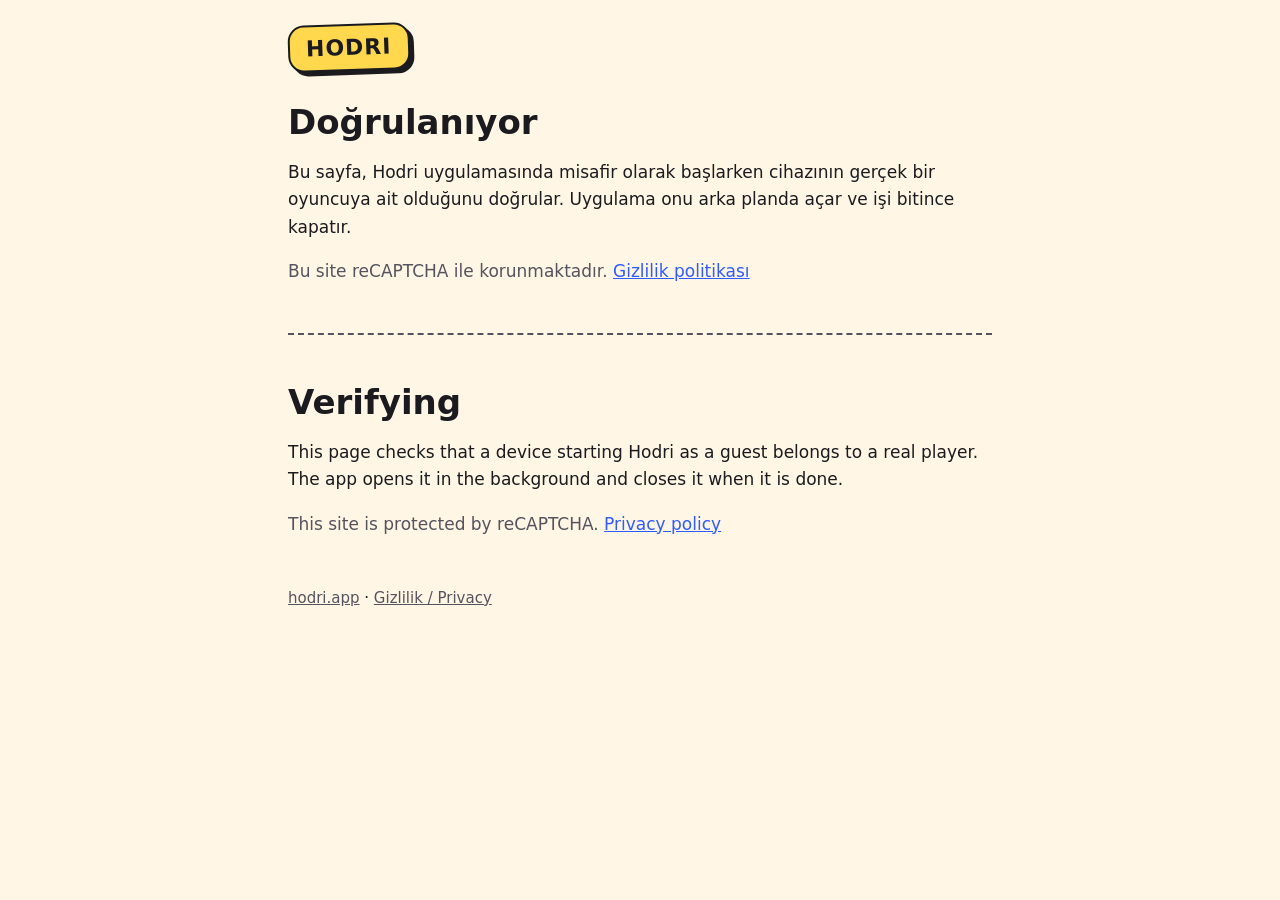
<file: verify/index.html>
<!doctype html>
<html lang="tr">
<head>
<meta charset="utf-8">
<meta name="viewport" content="width=device-width, initial-scale=1">
<meta name="robots" content="noindex">
<title>Doğrulama · Hodri</title>
<meta name="description" content="Hodri misafir girişi doğrulaması. Hodri guest sign-in verification.">
<link rel="preconnect" href="https://www.google.com">
<link rel="preconnect" href="https://www.gstatic.com" crossorigin>
<script>
(() => {
  const SITE_KEY = "6LdWM9EtAAAAAEQ70NKKbCeh_blDjW3agWpNGp10"
  const reportsProgress = new URLSearchParams(location.search).get("v") === "2"
  const send = (message) => {
    if (typeof hodriVerify !== "undefined") hodriVerify.postMessage(JSON.stringify(message))
  }
  const progress = (stage) => {
    if (reportsProgress) send({ progress: stage })
  }
  let scriptFailed = false
  const failScriptLoad = () => {
    if (scriptFailed) return
    scriptFailed = true
    send({ error: "script_load" })
  }
  if (SITE_KEY === "") {
    send({ error: "unconfigured" })
    return
  }
  progress("page")
  window.addEventListener("error", (event) => {
    if (event.target && event.target.tagName === "SCRIPT") failScriptLoad()
  }, true)
  const recaptcha = document.createElement("script")
  recaptcha.src = `https://www.google.com/recaptcha/enterprise.js?render=${encodeURIComponent(SITE_KEY)}`
  recaptcha.async = true
  recaptcha.onerror = failScriptLoad
  recaptcha.onload = () => {
    progress("script")
    grecaptcha.enterprise.ready(async () => {
      progress("ready")
      try {
        send({ token: await grecaptcha.enterprise.execute(SITE_KEY, { action: "signup" }) })
      } catch (error) {
        send({ error: String(error).slice(0, 200) })
      }
    })
  }
  document.head.appendChild(recaptcha)
})()
</script>
<link rel="stylesheet" href="/styles.css">
</head>
<body>
<main>
  <header class="top">
    <a class="mark" href="/">HODRI</a>
  </header>

  <section id="tr">
    <h1>Doğrulanıyor</h1>
    <p>Bu sayfa, Hodri uygulamasında misafir olarak başlarken cihazının gerçek bir oyuncuya ait olduğunu doğrular. Uygulama onu arka planda açar ve işi bitince kapatır.</p>
    <p class="muted">Bu site reCAPTCHA ile korunmaktadır. <a href="/privacy/">Gizlilik politikası</a></p>
  </section>

  <hr>

  <section id="en" lang="en">
    <h1>Verifying</h1>
    <p>This page checks that a device starting Hodri as a guest belongs to a real player. The app opens it in the background and closes it when it is done.</p>
    <p class="muted">This site is protected by reCAPTCHA. <a href="/privacy/#en">Privacy policy</a></p>
  </section>

  <footer>
    <p><a href="/">hodri.app</a> · <a href="/privacy/">Gizlilik / Privacy</a></p>
  </footer>
</main>
</body>
</html>
</file>
<file: styles.css>
:root {
  --bg: #fff6e5;
  --surface: #ffffff;
  --text: #1b1b1f;
  --muted: #55535e;
  --ink: #1b1b1f;
  --blue: #2f5bff;
  --yellow: #ffd84d;
  --on-accent: #1b1b1f;
}
:root:not([data-theme="light"]) {
  color-scheme: light dark;
}
@media (prefers-color-scheme: dark) {
  :root:not([data-theme="light"]) {
    --bg: #17161d;
    --surface: #24222d;
    --text: #f4ecd8;
    --muted: #b4afbf;
    --ink: #f4ecd8;
    --blue: #7f9bff;
  }
}
* { box-sizing: border-box; }
html { -webkit-text-size-adjust: 100%; }
body {
  margin: 0;
  background: var(--bg);
  color: var(--text);
  font: 17px/1.6 system-ui, -apple-system, "Segoe UI", Roboto, sans-serif;
}
main { max-width: 46rem; margin: 0 auto; padding: 24px 16px 64px; }
header.top { display: flex; align-items: center; justify-content: space-between; gap: 12px; flex-wrap: wrap; }
.mark {
  display: inline-block;
  background: var(--yellow);
  color: var(--on-accent);
  border: 2.5px solid var(--ink);
  border-radius: 16px;
  box-shadow: 4px 4px 0 var(--ink);
  padding: 4px 16px;
  font-weight: 800;
  font-size: 22px;
  letter-spacing: 1px;
  text-decoration: none;
  transform: rotate(-2deg);
}
nav.lang a { color: var(--text); font-weight: 600; margin-inline-start: 12px; }
h1 { font-size: 34px; line-height: 1.15; margin: 32px 0 8px; }
h2 { font-size: 22px; margin: 36px 0 8px; }
h3 { font-size: 18px; margin: 24px 0 4px; }
p, li { color: var(--text); }
.muted { color: var(--muted); }
a { color: var(--blue); }
.card {
  background: var(--surface);
  border: 2.5px solid var(--ink);
  border-radius: 20px;
  box-shadow: 5px 5px 0 var(--ink);
  padding: 20px;
  margin: 20px 0;
}
.card.accent { background: var(--yellow); color: var(--on-accent); }
.card.accent p, .card.accent li, .card.accent h2 { color: var(--on-accent); }
.card h2:first-child, .card h3:first-child { margin-top: 0; }
ol.steps { padding-inline-start: 22px; }
ol.steps li { margin: 6px 0; }
table { width: 100%; border-collapse: collapse; margin: 12px 0; }
th, td { text-align: start; vertical-align: top; padding: 10px 8px; border-bottom: 2px solid var(--ink); }
th { font-size: 14px; color: var(--muted); font-weight: 700; }
.scroll { overflow-x: auto; }
@media (max-width: 560px) {
  table, tbody, tr, td { display: block; width: 100%; }
  tr:first-child { display: none; }
  tr { border-bottom: 2px solid var(--ink); padding: 12px 0; }
  td { border: 0; padding: 2px 0; }
  td:first-child { font-weight: 700; }
  td:nth-child(2) { color: var(--muted); font-size: 15px; }
}
hr { border: 0; border-top: 2.5px dashed var(--muted); margin: 48px 0; }
footer { margin-top: 48px; font-size: 15px; color: var(--muted); }
footer a { color: var(--muted); }
</file>
